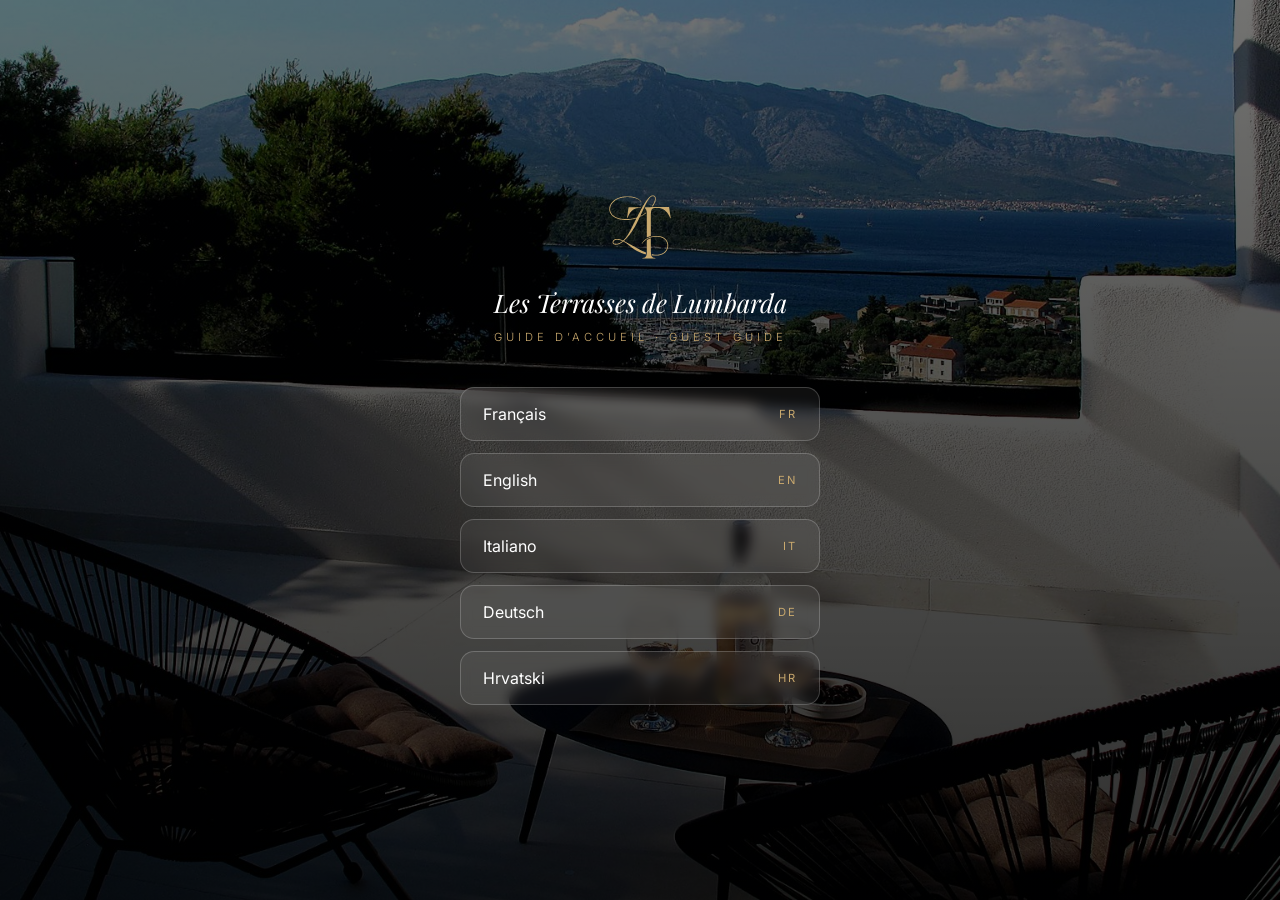
<file: guide/index.html>
<!DOCTYPE html>
<html lang="fr">
<head>
<meta charset="UTF-8">
<meta name="viewport" content="width=device-width, initial-scale=1.0">
<title>Guide d’accueil | Les Terrasses de Lumbarda</title>
<meta name="robots" content="noindex, nofollow">
<meta name="theme-color" content="#111111">
<link rel="icon" type="image/svg+xml" href="../images/favicon.svg">
<link rel="apple-touch-icon" href="../images/apple-touch-icon.png">
<link rel="preconnect" href="https://fonts.googleapis.com">
<link rel="preconnect" href="https://fonts.gstatic.com" crossorigin>
<link href="https://fonts.googleapis.com/css2?family=Inter:wght@300;400;500;600&family=Playfair+Display:ital,wght@0,400;1,400&display=swap" rel="stylesheet">
<style>
*,*::before,*::after{box-sizing:border-box;margin:0;padding:0}
:root{--gold:#C9A96E;--gold-dark:#b8944f;--dark:#1a1a1a;--dark-bg:#111;--gray:#666;--gray-light:#999;--bg-light:#FAF9F7;--border:rgba(0,0,0,.07);--radius:14px;--wa:#25D366}
html{-webkit-text-size-adjust:100%;scroll-behavior:smooth}
body{font-family:'Inter',system-ui,sans-serif;font-weight:300;color:var(--dark);background:var(--bg-light);line-height:1.7;min-height:100vh}
a{color:var(--gold-dark);text-decoration:none}
button{font-family:inherit}
svg.i{width:22px;height:22px;stroke:currentColor;fill:none;stroke-width:1.7;stroke-linecap:round;stroke-linejoin:round;flex-shrink:0}
.logo{width:64px;height:64px;background:var(--gold);-webkit-mask:url('../images/logo-lt.svg') center/contain no-repeat;mask:url('../images/logo-lt.svg') center/contain no-repeat;margin:0 auto}

/* ---- écran de langue (première ouverture) ---- */
#langScreen{min-height:100vh;display:flex;flex-direction:column;align-items:center;justify-content:center;color:#fff;padding:40px 24px;text-align:center;position:relative;background:var(--dark-bg) center/cover no-repeat}
#langScreen::before{content:'';position:absolute;inset:0;background:linear-gradient(180deg,rgba(0,0,0,.55),rgba(0,0,0,.82))}
#langScreen>*{position:relative}
#langScreen .brand{font-family:'Playfair Display',serif;font-style:italic;font-size:1.6rem;margin:22px 0 4px}
#langScreen .sub{font-size:.7rem;letter-spacing:4px;text-transform:uppercase;color:var(--gold);margin-bottom:40px}
.lang-list{display:flex;flex-direction:column;gap:12px;width:100%;max-width:360px}
.lang-list button{display:flex;align-items:center;justify-content:space-between;width:100%;padding:16px 22px;border:1px solid rgba(255,255,255,.2);border-radius:var(--radius);background:rgba(255,255,255,.06);color:#fff;font-size:1rem;font-weight:400;cursor:pointer;transition:.2s;backdrop-filter:blur(6px)}
.lang-list button:hover,.lang-list button:focus{border-color:var(--gold);background:rgba(201,169,110,.18);outline:none}
.lang-list small{font-size:.7rem;letter-spacing:2px;color:var(--gold);text-transform:uppercase}
#langScreen.hidden{display:none}

/* ---- application ---- */
#app{display:none}
#app.active{display:block}
.cover{position:relative;height:min(58vw,320px);min-height:230px;background:var(--dark-bg);color:#fff;overflow:hidden;transition:height .25s}
.cover img{position:absolute;inset:0;width:100%;height:100%;object-fit:cover;display:block}
.cover .shade{position:absolute;inset:0;background:linear-gradient(180deg,rgba(0,0,0,.45) 0%,rgba(0,0,0,.05) 35%,rgba(0,0,0,.72) 100%)}
.bar{position:absolute;top:0;left:0;right:0;display:flex;align-items:center;gap:8px;padding:12px 14px;z-index:3}
.bar .sp{flex:1}
.ib{display:inline-flex;align-items:center;gap:6px;height:36px;padding:0 12px;border-radius:20px;background:rgba(0,0,0,.38);border:1px solid rgba(255,255,255,.3);color:#fff;font-size:.74rem;letter-spacing:1px;text-transform:uppercase;cursor:pointer;backdrop-filter:blur(6px);-webkit-backdrop-filter:blur(6px)}
.ib svg.i{width:18px;height:18px}
.ib.round{width:36px;padding:0;justify-content:center}
#backBtn{display:none}
.langpill{position:relative;display:inline-flex;align-items:center;height:36px;padding:0 10px 0 12px;border-radius:20px;background:rgba(0,0,0,.38);border:1px solid rgba(255,255,255,.3);color:#fff;backdrop-filter:blur(6px);-webkit-backdrop-filter:blur(6px)}
.langpill svg.i{width:16px;height:16px;margin-right:6px}
.langpill select{appearance:none;-webkit-appearance:none;background:transparent;border:0;color:#fff;font-size:.78rem;letter-spacing:1px;padding-right:16px;cursor:pointer;outline:none}
.langpill select option{color:#111}
.langpill::after{content:'';position:absolute;right:11px;top:13px;width:6px;height:6px;border-right:1.5px solid #fff;border-bottom:1.5px solid #fff;transform:rotate(45deg);pointer-events:none}
.brandline{position:absolute;left:0;right:0;bottom:0;padding:0 20px 44px;text-align:center;z-index:2}
.brandline .logo{width:50px;height:50px;margin-bottom:10px}
.brandline h1{font-family:'Playfair Display',serif;font-style:italic;font-weight:400;font-size:1.55rem;line-height:1.2;text-shadow:0 2px 14px rgba(0,0,0,.5)}
.brandline p{font-size:.7rem;letter-spacing:3px;text-transform:uppercase;color:var(--gold);margin-top:6px}
.hdrTitle{display:none;position:absolute;left:0;right:0;bottom:0;padding:0 64px 16px;text-align:center;z-index:2}
.hdrTitle h1{font-family:'Playfair Display',serif;font-style:italic;font-weight:400;font-size:1.3rem;line-height:1.25;text-shadow:0 2px 12px rgba(0,0,0,.6)}
body.in-section .cover{height:150px;min-height:150px}
body.in-section .brandline{display:none}
body.in-section .hdrTitle{display:block}
body.in-section #backBtn{display:inline-flex}

.wrap{max-width:720px;margin:0 auto;padding:0 16px 70px}

/* carte hôte (chevauche la photo) */
.host{display:flex;gap:14px;background:#fff;border-radius:var(--radius);padding:18px 18px 16px;border:1px solid var(--border);margin:-30px 0 22px;position:relative;z-index:4;box-shadow:0 10px 30px rgba(0,0,0,.08)}
.avatar{width:48px;height:48px;border-radius:50%;background:var(--gold);color:#fff;display:flex;align-items:center;justify-content:center;font-family:'Playfair Display',serif;font-size:1.45rem;flex-shrink:0}
.host .hx{flex:1;min-width:0}
.host h2{font-family:'Playfair Display',serif;font-style:italic;font-weight:400;font-size:1.12rem;line-height:1.3;margin-bottom:4px}
.host p{font-size:.88rem;color:#444}
.hb{display:flex;flex-wrap:wrap;gap:8px;margin-top:12px}
.hb a{display:inline-flex;align-items:center;gap:6px;border:1px solid var(--border);border-radius:20px;padding:7px 13px;font-size:.78rem;color:var(--dark);background:var(--bg-light);font-weight:400}
.hb a svg.i{width:15px;height:15px;color:var(--gold-dark)}
.hb a.wa{background:var(--wa);border-color:var(--wa);color:#fff}
.hb a.wa svg.i{color:#fff}

/* liste des rubriques */
.ltitle{font-family:'Playfair Display',serif;font-style:italic;font-weight:400;font-size:1.3rem;margin:0 2px 10px}
.list{background:#fff;border:1px solid var(--border);border-radius:var(--radius);overflow:hidden;margin-bottom:22px}
.row{display:flex;align-items:center;gap:14px;padding:13px 16px;border-bottom:1px solid var(--border);color:var(--dark);transition:background .15s}
.row:last-child{border-bottom:0}
.row:hover{background:var(--bg-light)}
.row .ic{width:38px;height:38px;border-radius:11px;background:rgba(201,169,110,.13);display:flex;align-items:center;justify-content:center;color:var(--gold-dark);flex-shrink:0}
.row .ic svg.i{width:20px;height:20px}
.row .rt{flex:1;display:flex;flex-direction:column;min-width:0;line-height:1.35}
.row .t{font-weight:500;font-size:.95rem}
.row .s{font-size:.76rem;color:var(--gray)}
.row .chev{color:#c4c4c4;width:18px;height:18px}

/* carte prochain séjour */
.stay{display:flex;align-items:center;gap:14px;flex-wrap:wrap;background:var(--dark-bg);color:#fff;border-radius:var(--radius);padding:18px 20px;margin-bottom:10px}
.stay .sx{flex:1;min-width:200px}
.stay b{display:block;font-family:'Playfair Display',serif;font-style:italic;font-weight:400;font-size:1.1rem;margin-bottom:2px}
.stay p{font-size:.84rem;color:rgba(255,255,255,.7)}
.btn{display:inline-flex;align-items:center;gap:8px;background:var(--gold);color:#fff;padding:11px 20px;border-radius:30px;font-size:.78rem;letter-spacing:.8px;text-transform:uppercase;font-weight:500;margin:6px 8px 0 0}
.btn.dark{background:var(--dark)}
.stay .btn{margin:0}

/* pages de rubrique */
#sections .sec{display:none}
#sections .sec.active{display:block}
.crumbs{display:flex;align-items:center;gap:8px;font-size:.76rem;color:var(--gray-light);margin:16px 2px 12px;letter-spacing:.3px}
.crumbs a{color:var(--gold-dark)}
.sec .card{background:#fff;border-radius:var(--radius);padding:22px;border:1px solid var(--border)}
.sec h2{display:none}
.body h3{font-family:'Inter',sans-serif;font-weight:600;font-size:.74rem;letter-spacing:1.8px;text-transform:uppercase;color:var(--gold-dark);margin:20px 0 8px}
.body h3:first-child{margin-top:0}
.body p,.body li{font-size:.93rem;color:#333;margin-bottom:8px}
.body ul{padding-left:18px}
.body ul.check{list-style:none;padding-left:0}
.body ul.check li{position:relative;padding-left:26px}
.body ul.check li::before{content:'';position:absolute;left:2px;top:9px;width:9px;height:5px;border-left:1.8px solid var(--gold-dark);border-bottom:1.8px solid var(--gold-dark);transform:rotate(-45deg)}
.kv{display:grid;grid-template-columns:auto 1fr;gap:6px 14px;background:var(--bg-light);border-radius:10px;padding:12px 14px;margin:10px 0;font-size:.9rem}
.kv b{font-weight:500;color:var(--gold-dark);white-space:nowrap}
.kv code{font-family:ui-monospace,Consolas,monospace;font-size:.95rem;background:#fff;padding:2px 8px;border-radius:5px;border:1px solid var(--border);user-select:all}
.fig{margin:12px auto;text-align:center}.fig img{width:150px;max-width:60%;border-radius:10px;border:1px solid var(--border)}.fig figcaption{font-size:.78rem;color:var(--gray);margin-top:6px}
.fig.wide{margin:14px 0}.fig.wide img{width:100%;max-width:100%;border-radius:12px;border:0}
.small{font-size:.8rem;color:var(--gray-light);margin-top:8px}
.emergency .card{background:#1a1a1a;color:#fff;border:none}
.emergency .body p,.emergency .body li,.emergency .body h3{color:#fff}
.emergency .kv{background:rgba(255,255,255,.06)}
.emergency .kv b{color:var(--gold)}
.emergency a{color:var(--gold)}
.emergency .btn{background:var(--gold);color:#fff}
.emergency .btn.dark{background:#fff;color:#111}
.pn{display:flex;justify-content:space-between;gap:10px;margin:16px 0 0}
.pn a{display:inline-flex;align-items:center;gap:6px;font-size:.8rem;color:var(--dark);background:#fff;border:1px solid var(--border);border-radius:20px;padding:8px 14px;max-width:48%}
.pn a span{white-space:nowrap;overflow:hidden;text-overflow:ellipsis}
.pn a svg.i{width:16px;height:16px;color:var(--gold-dark)}
.pn a.home{color:var(--gold-dark)}
footer{text-align:center;font-size:.74rem;color:var(--gray-light);padding:22px 16px 0}
footer a{color:var(--gray)}

/* bouton WhatsApp flottant (pages de rubrique) */
.fab{position:fixed;right:16px;bottom:16px;width:54px;height:54px;border-radius:50%;background:var(--wa);color:#fff;display:none;align-items:center;justify-content:center;box-shadow:0 8px 24px rgba(0,0,0,.22);z-index:9}
.fab svg.i{width:28px;height:28px;stroke-width:1.6}
body.in-section .fab{display:flex}

@media(max-width:420px){.host{padding:16px 14px 14px}.hb a{padding:7px 11px}}
@media print{
  @page{margin:14mm}
  body{background:#fff}
  #langScreen,.bar,.fab,.pn,.list,.stay{display:none!important}
  .cover{height:60mm!important;min-height:0!important;break-inside:avoid}
  .brandline{display:block!important}.hdrTitle{display:none!important}
  .host{margin-top:6mm;box-shadow:none;break-inside:avoid}
  #sections .sec{display:block!important;break-inside:avoid;margin-top:8mm}
  .sec h2{display:flex;align-items:center;gap:10px;font-family:'Playfair Display',serif;font-style:italic;font-weight:400;font-size:1.3rem;margin-bottom:8px}
  .sec h2 svg.i{color:var(--gold-dark)}
  .crumbs{display:none}
  .sec .card{border:1px solid #ddd}
  .emergency .card{background:#fff;color:#111;border:1px solid #111}
  .emergency .body p,.emergency .body li,.emergency .body h3{color:#111}
  .btn{border:1px solid #999;color:#111;background:#fff}
  .wrap{padding-bottom:0}
}
</style>
</head>
<body>

<div id="langScreen">
  <div class="logo"></div>
  <div class="brand">Les Terrasses de Lumbarda</div>
  <div class="sub">Guide d’accueil · Guest guide</div>
  <div class="lang-list">
    <button data-lang="fr">Français <small>FR</small></button>
    <button data-lang="en">English <small>EN</small></button>
    <button data-lang="it">Italiano <small>IT</small></button>
    <button data-lang="de">Deutsch <small>DE</small></button>
    <button data-lang="hr">Hrvatski <small>HR</small></button>
  </div>
</div>

<div id="app">
  <header class="cover">
    <img id="coverImg" alt="">
    <div class="shade"></div>
    <div class="bar">
      <a class="ib round" id="backBtn" href="#" aria-label="Retour"></a>
      <div class="sp"></div>
      <button class="ib" id="pdfBtn" type="button"></button>
      <label class="langpill" id="langPill">
        <select id="langSel" aria-label="Langue">
          <option value="fr">FR</option><option value="en">EN</option><option value="it">IT</option><option value="de">DE</option><option value="hr">HR</option>
        </select>
      </label>
    </div>
    <div class="brandline"><div class="logo"></div><h1>Les Terrasses de Lumbarda</h1><p id="coverSub"></p></div>
    <div class="hdrTitle"><h1 id="hdrTitle"></h1></div>
  </header>

  <div class="wrap">
    <div id="home">
      <div class="host">
        <div class="avatar" id="hostAvatar"></div>
        <div class="hx">
          <h2 id="hostTitle"></h2>
          <p id="hostText"></p>
          <div class="hb" id="hostBtns"></div>
        </div>
      </div>
      <h2 class="ltitle" id="listTitle"></h2>
      <nav class="list" id="list"></nav>
      <div class="stay" id="stay"></div>
    </div>
    <div id="sections"></div>
    <footer><a href="https://lesterrasses-lumbarda.com">lesterrasses-lumbarda.com</a> <span id="footApt"></span></footer>
  </div>
  <a class="fab" id="fab" href="#" aria-label="WhatsApp"></a>
</div>

<script src="guide-config.js"></script>
<script>
var I={
 host:'<circle cx="12" cy="8" r="4"/><path d="M4 21a8 8 0 0 1 16 0"/>',
 pin:'<path d="M12 22s7-7 7-12a7 7 0 0 0-14 0c0 5 7 12 7 12z"/><circle cx="12" cy="10" r="2.5"/>',
 clock:'<circle cx="12" cy="12" r="9"/><path d="M12 7v5l3 2"/>',
 wifi:'<path d="M5 12.55a11 11 0 0 1 14.08 0"/><path d="M1.42 9a16 16 0 0 1 21.16 0"/><path d="M8.53 16.11a6 6 0 0 1 6.95 0"/><circle cx="12" cy="20" r="1"/>',
 rules:'<path d="M9 11l3 3L22 4"/><path d="M21 12v7a2 2 0 0 1-2 2H5a2 2 0 0 1-2-2V5a2 2 0 0 1 2-2h11"/>',
 bed:'<path d="M3 18V8M3 13h18v5M3 16h18"/><path d="M6 13V9.5A1.5 1.5 0 0 1 7.5 8h3A1.5 1.5 0 0 1 12 9.5V13"/>',
 kitchen:'<path d="M3 3h18v18H3z"/><path d="M3 12h18M8 3v9M16 12v9"/>',
 pool:'<path d="M2 16c2-4 4-6 10-6s8 2 10 6"/><path d="M7 16c1-2 2.5-3 5-3s4 1 5 3"/>',
 trash:'<path d="M3 6h18M8 6V4h8v2M6 6l1 14h10l1-14"/>',
 compass:'<circle cx="12" cy="12" r="10"/><path d="M16 8l-2.5 5.5L8 16l2.5-5.5z"/>',
 food:'<path d="M5 3v7a3 3 0 0 0 6 0V3M8 3v18"/><path d="M17 3c-1.6 1.4-2 4-2 7v1h4V3M18 11v10"/>',
 travel:'<path d="M5 17h14M3 11l2-5h14l2 5v6H3z"/><circle cx="7" cy="17" r="2"/><circle cx="17" cy="17" r="2"/>',
 sos:'<path d="M12 22s8-4 8-10V5l-8-3-8 3v7c0 6 8 10 8 10z"/><path d="M12 8v4M12 16h.01"/>',
 phone:'<path d="M22 16.92v3a2 2 0 0 1-2.18 2 19.79 19.79 0 0 1-8.63-3.07 19.5 19.5 0 0 1-6-6 19.79 19.79 0 0 1-3.07-8.67A2 2 0 0 1 4.11 2h3a2 2 0 0 1 2 1.72c.13.96.37 1.9.72 2.81a2 2 0 0 1-.45 2.11L8.09 9.91a16 16 0 0 0 6 6l1.27-1.27a2 2 0 0 1 2.11-.45c.91.35 1.85.59 2.81.72A2 2 0 0 1 22 16.92z"/>',
 mail:'<rect x="3" y="5" width="18" height="14" rx="2"/><path d="M3 7l9 6 9-6"/>',
 wa:'<path d="M3 21l1.7-4.6A8.5 8.5 0 1 1 8 19.3z"/><path d="M9.2 8.6c.2-.4.4-.4.7-.4h.5c.2 0 .4 0 .5.4l.7 1.7c.1.2 0 .4-.1.5l-.5.6c-.1.1-.2.3 0 .5a6.5 6.5 0 0 0 3.1 2.8c.2.1.4.1.5-.1l.7-.8c.2-.2.3-.2.5-.1l1.6.8c.3.1.4.2.4.4a2 2 0 0 1-1.4 1.9c-.6.2-1.3.2-2.2-.2a9.3 9.3 0 0 1-4.9-4.6c-.5-1.2-.3-2.3.4-3.4z"/>',
 chevron:'<path d="M9 6l6 6-6 6"/>',
 back:'<path d="M15 6l-6 6 6 6"/>',
 print:'<path d="M6 9V3h12v6M6 18H4a2 2 0 0 1-2-2v-5a2 2 0 0 1 2-2h16a2 2 0 0 1 2 2v5a2 2 0 0 1-2 2h-2"/><path d="M6 14h12v7H6z"/>',
 globe:'<circle cx="12" cy="12" r="10"/><path d="M12 2a15 15 0 0 1 0 20M12 2a15 15 0 0 0 0 20M2 12h20"/>'
};
function svg(k){return '<svg class="i" viewBox="0 0 24 24" aria-hidden="true">'+I[k]+'</svg>'}
function $(id){return document.getElementById(id)}
var APT=(function(){var a=new URLSearchParams(location.search).get('apt');if(a&&GUIDE_CONFIG.WIFI[a])return a;try{var s=localStorage.getItem('lt_guide_apt');if(s&&GUIDE_CONFIG.WIFI[s])return s}catch(e){}return null})();
try{if(APT)localStorage.setItem('lt_guide_apt',APT)}catch(e){}
var LANG=null;
function val(k){if(k==='WIFI_NAME')return APT?GUIDE_CONFIG.WIFI[APT].name:'';if(k==='WIFI_PASSWORD')return APT?GUIDE_CONFIG.WIFI[APT].password:'';if(k==='APT')return APT||'';return GUIDE_CONFIG[k]}
function fill(s){return String(s).replace(/\{(\w+)\}/g,function(_,k){var v=val(k);return (v!==undefined&&v!=='')?v:'<em style="color:#b00">[…]</em>'})}
function cover(){var c=GUIDE_CONFIG.COVER||{};return (APT&&c[APT])||c[0]||''}
function T(){return GUIDE_TEXT[LANG]||GUIDE_TEXT.fr}

function build(lang){
  LANG=GUIDE_TEXT[lang]?lang:'fr';var d=T(),ui=d.ui;document.documentElement.lang=LANG;
  try{localStorage.setItem('lt_guide_lang',LANG)}catch(e){}
  $('coverImg').src=cover();
  $('coverSub').textContent=ui.sub+(APT?' · '+ui.apt+' '+APT:'');
  $('footApt').textContent=APT?' · '+ui.apt+' '+APT:'';
  $('langSel').value=LANG;
  $('pdfBtn').innerHTML=svg('print')+'<span>'+ui.pdf+'</span>';
  $('backBtn').innerHTML=svg('back');$('backBtn').setAttribute('aria-label',ui.back);
  $('fab').innerHTML=svg('wa');$('fab').href='https://wa.me/'+GUIDE_CONFIG.HOST_WHATSAPP;
  /* carte hôte */
  $('hostAvatar').textContent=(GUIDE_CONFIG.HOST_NAME||'·').charAt(0).toUpperCase();
  $('hostTitle').textContent=ui.welcome_title;
  $('hostText').textContent=ui.welcome;
  $('hostBtns').innerHTML='<a class="wa" href="https://wa.me/'+GUIDE_CONFIG.HOST_WHATSAPP+'">'+svg('wa')+ui.wa+'</a><a href="tel:+'+GUIDE_CONFIG.HOST_WHATSAPP+'">'+svg('phone')+ui.call+'</a><a href="mailto:'+GUIDE_CONFIG.HOST_EMAIL+'">'+svg('mail')+ui.mail+'</a>';
  $('listTitle').textContent=ui.guide;
  /* liste + pages */
  var list='',secs='';
  d.sections.forEach(function(s,i){
    list+='<a class="row" href="#'+s.id+'"><span class="ic">'+svg(s.icon)+'</span><span class="rt"><span class="t">'+s.title+'</span>'+(s.sub?'<span class="s">'+s.sub+'</span>':'')+'</span><svg class="i chev" viewBox="0 0 24 24" aria-hidden="true">'+I.chevron+'</svg></a>';
    var prev=d.sections[i-1],next=d.sections[i+1];
    secs+='<section class="sec'+(s.id==='sos'?' emergency':'')+'" id="sec-'+s.id+'" data-title="'+s.title.replace(/&amp;/g,'&')+'">'+
      '<div class="crumbs"><a href="#">'+ui.home+'</a><span>/</span><span>'+s.title+'</span></div>'+
      '<h2>'+svg(s.icon)+s.title+'</h2>'+
      '<div class="card"><div class="body">'+fill(s.html)+'</div></div>'+
      '<nav class="pn">'+(prev?'<a href="#'+prev.id+'">'+svg('back')+'<span>'+prev.title+'</span></a>':'<a class="home" href="#">'+svg('back')+'<span>'+ui.home+'</span></a>')+(next?'<a href="#'+next.id+'"><span>'+next.title+'</span>'+svg('chevron')+'</a>':'<a class="home" href="#"><span>'+ui.home+'</span>'+svg('chevron')+'</a>')+'</nav></section>';
  });
  $('list').innerHTML=list;$('sections').innerHTML=secs;
  if(!APT){Array.prototype.forEach.call(document.querySelectorAll('[data-apt]'),function(el){el.parentNode.removeChild(el)})}
  $('stay').innerHTML='<div class="sx"><b>'+ui.stay_title+'</b><p>'+ui.stay_text+'</p></div><a class="btn" href="'+GUIDE_CONFIG.SITE_URL+'" target="_blank" rel="noopener">'+ui.stay_btn+'</a>';
  $('langScreen').classList.add('hidden');$('app').classList.add('active');
  route();
}
function route(){
  var id=location.hash.replace(/^#\/?/,'');var sec=id?$('sec-'+id):null;
  document.body.classList.toggle('in-section',!!sec);
  Array.prototype.forEach.call(document.querySelectorAll('#sections .sec'),function(el){el.classList.toggle('active',el===sec)});
  $('home').style.display=sec?'none':'';
  $('hdrTitle').textContent=sec?sec.getAttribute('data-title'):'';
  document.title=(sec?sec.getAttribute('data-title')+' | ':'')+'Les Terrasses de Lumbarda';
  window.scrollTo(0,0);
}
window.addEventListener('hashchange',route);
Array.prototype.forEach.call(document.querySelectorAll('.lang-list button'),function(b){b.addEventListener('click',function(){build(b.getAttribute('data-lang'))})});
$('langSel').addEventListener('change',function(){build(this.value)});
$('pdfBtn').addEventListener('click',function(){window.print()});
(function(){
  var c=cover();if(c)$('langScreen').style.backgroundImage='url('+c+')';
  var q=new URLSearchParams(location.search).get('lang'),s=null;try{s=localStorage.getItem('lt_guide_lang')}catch(e){}
  if(q&&GUIDE_TEXT[q])build(q);else if(s&&GUIDE_TEXT[s])build(s);
})();
</script>
</body>
</html>
</file>
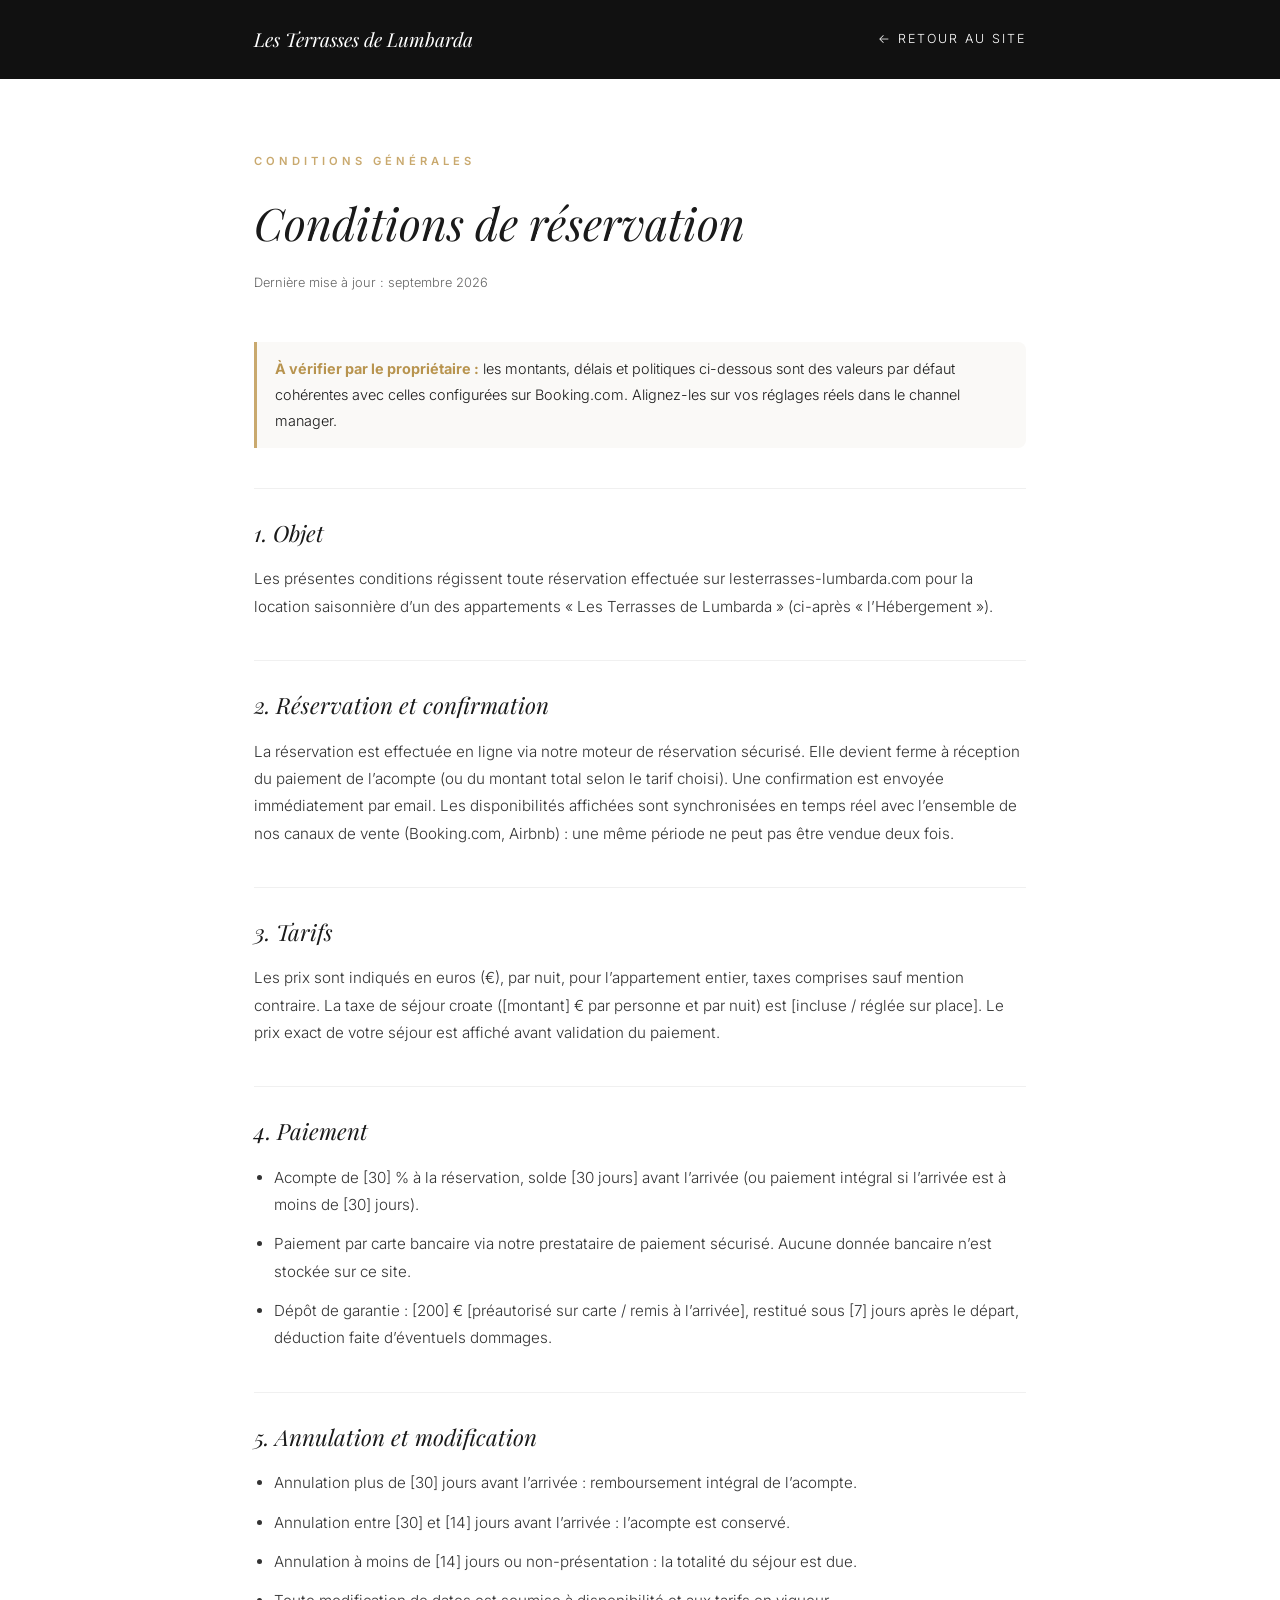
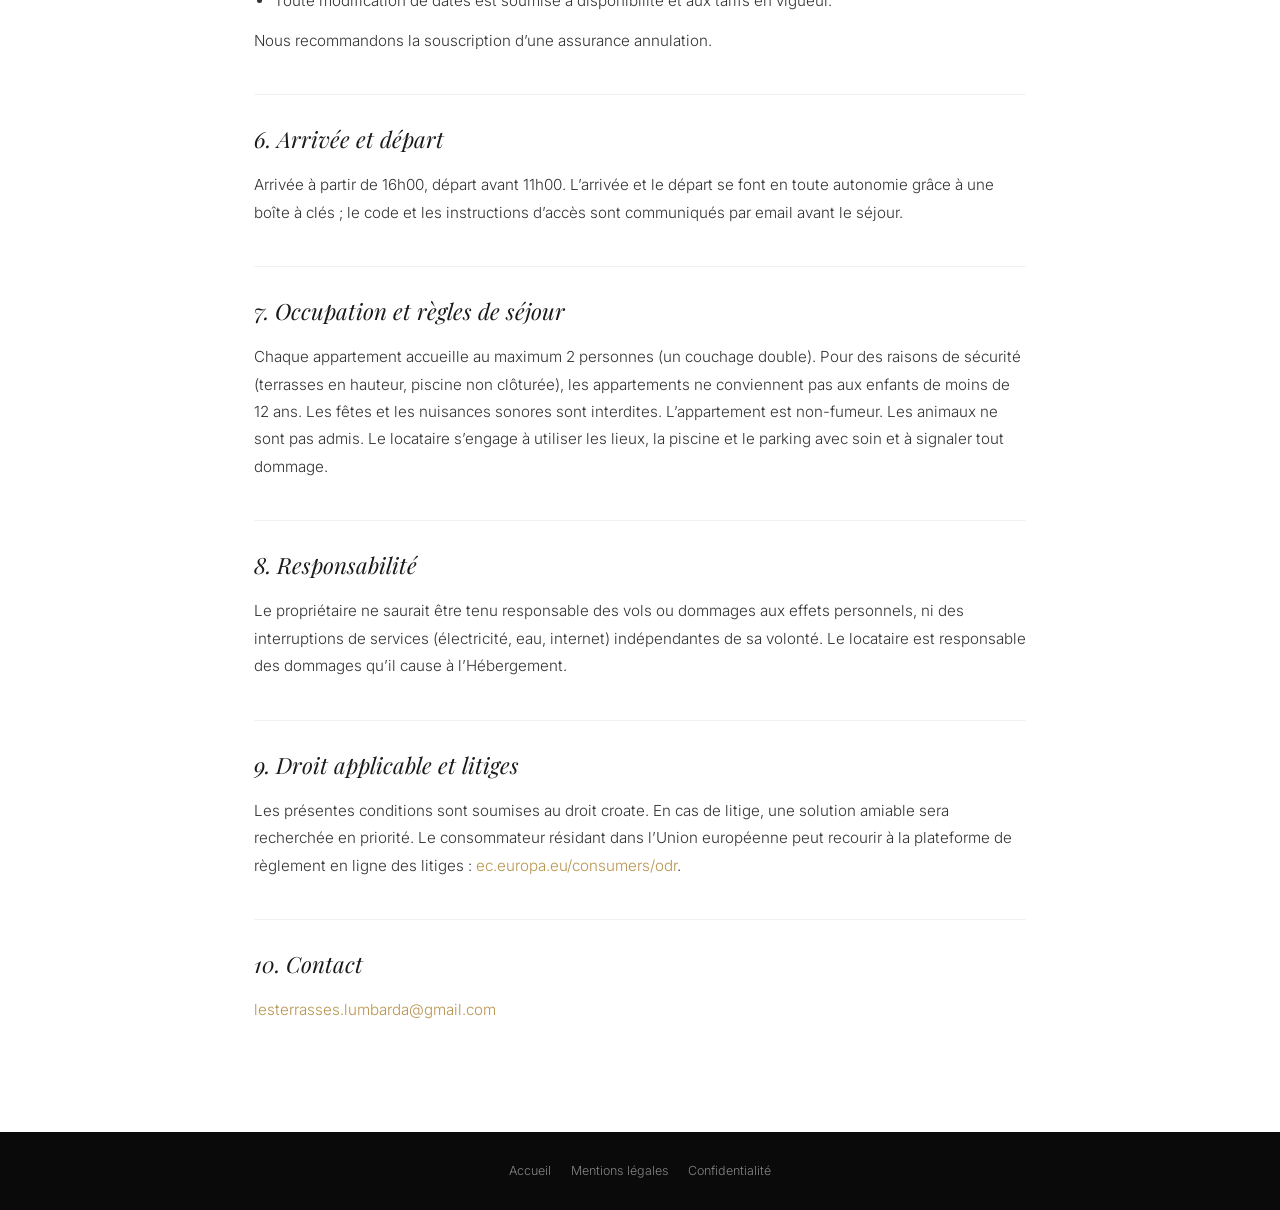
<file: cgv.html>
<!DOCTYPE html>
<html lang="fr">
<head>
<meta charset="UTF-8">
<meta name="viewport" content="width=device-width, initial-scale=1.0">
<title>Conditions de réservation | Les Terrasses de Lumbarda</title>
<meta name="robots" content="noindex, follow">
<link rel="icon" type="image/svg+xml" href="images/favicon.svg">
<link href="https://fonts.googleapis.com/css2?family=Inter:wght@300;400;600&family=Playfair+Display:ital@1&display=swap" rel="stylesheet">
<link rel="stylesheet" href="legal.css">
</head>
<body>
<header class="top"><div class="wrap"><span class="brand">Les Terrasses de Lumbarda</span><a href="/">← Retour au site</a></div></header>
<main><div class="wrap">
  <p class="label">Conditions générales</p>
  <h1>Conditions de réservation</h1>
  <p class="updated">Dernière mise à jour : septembre 2026</p>

  <div class="todo"><strong>À vérifier par le propriétaire :</strong> les montants, délais et politiques ci-dessous sont des valeurs par défaut cohérentes avec celles configurées sur Booking.com. Alignez-les sur vos réglages réels dans le channel manager.</div>

  <h2>1. Objet</h2>
  <p>Les présentes conditions régissent toute réservation effectuée sur lesterrasses-lumbarda.com pour la location saisonnière d’un des appartements « Les Terrasses de Lumbarda » (ci-après « l’Hébergement »).</p>

  <h2>2. Réservation et confirmation</h2>
  <p>La réservation est effectuée en ligne via notre moteur de réservation sécurisé. Elle devient ferme à réception du paiement de l’acompte (ou du montant total selon le tarif choisi). Une confirmation est envoyée immédiatement par email. Les disponibilités affichées sont synchronisées en temps réel avec l’ensemble de nos canaux de vente (Booking.com, Airbnb) : une même période ne peut pas être vendue deux fois.</p>

  <h2>3. Tarifs</h2>
  <p>Les prix sont indiqués en euros (€), par nuit, pour l’appartement entier, taxes comprises sauf mention contraire. La taxe de séjour croate ([montant] € par personne et par nuit) est [incluse / réglée sur place]. Le prix exact de votre séjour est affiché avant validation du paiement.</p>

  <h2>4. Paiement</h2>
  <ul>
    <li>Acompte de [30] % à la réservation, solde [30 jours] avant l’arrivée (ou paiement intégral si l’arrivée est à moins de [30] jours).</li>
    <li>Paiement par carte bancaire via notre prestataire de paiement sécurisé. Aucune donnée bancaire n’est stockée sur ce site.</li>
    <li>Dépôt de garantie : [200] € [préautorisé sur carte / remis à l’arrivée], restitué sous [7] jours après le départ, déduction faite d’éventuels dommages.</li>
  </ul>

  <h2>5. Annulation et modification</h2>
  <ul>
    <li>Annulation plus de [30] jours avant l’arrivée : remboursement intégral de l’acompte.</li>
    <li>Annulation entre [30] et [14] jours avant l’arrivée : l’acompte est conservé.</li>
    <li>Annulation à moins de [14] jours ou non-présentation : la totalité du séjour est due.</li>
    <li>Toute modification de dates est soumise à disponibilité et aux tarifs en vigueur.</li>
  </ul>
  <p>Nous recommandons la souscription d’une assurance annulation.</p>

  <h2>6. Arrivée et départ</h2>
  <p>Arrivée à partir de 16h00, départ avant 11h00. L’arrivée et le départ se font en toute autonomie grâce à une boîte à clés ; le code et les instructions d’accès sont communiqués par email avant le séjour.</p>

  <h2>7. Occupation et règles de séjour</h2>
  <p>Chaque appartement accueille au maximum 2 personnes (un couchage double). Pour des raisons de sécurité (terrasses en hauteur, piscine non clôturée), les appartements ne conviennent pas aux enfants de moins de 12 ans. Les fêtes et les nuisances sonores sont interdites. L’appartement est non-fumeur. Les animaux ne sont pas admis. Le locataire s’engage à utiliser les lieux, la piscine et le parking avec soin et à signaler tout dommage.</p>

  <h2>8. Responsabilité</h2>
  <p>Le propriétaire ne saurait être tenu responsable des vols ou dommages aux effets personnels, ni des interruptions de services (électricité, eau, internet) indépendantes de sa volonté. Le locataire est responsable des dommages qu’il cause à l’Hébergement.</p>

  <h2>9. Droit applicable et litiges</h2>
  <p>Les présentes conditions sont soumises au droit croate. En cas de litige, une solution amiable sera recherchée en priorité. Le consommateur résidant dans l’Union européenne peut recourir à la plateforme de règlement en ligne des litiges : <a href="https://ec.europa.eu/consumers/odr" rel="noopener" target="_blank">ec.europa.eu/consumers/odr</a>.</p>

  <h2>10. Contact</h2>
  <p><a href="mailto:lesterrasses.lumbarda@gmail.com">lesterrasses.lumbarda@gmail.com</a></p>
</div></main>
<footer><a href="/">Accueil</a><a href="mentions-legales.html">Mentions légales</a><a href="confidentialite.html">Confidentialité</a></footer>
</body>
</html>
</file>
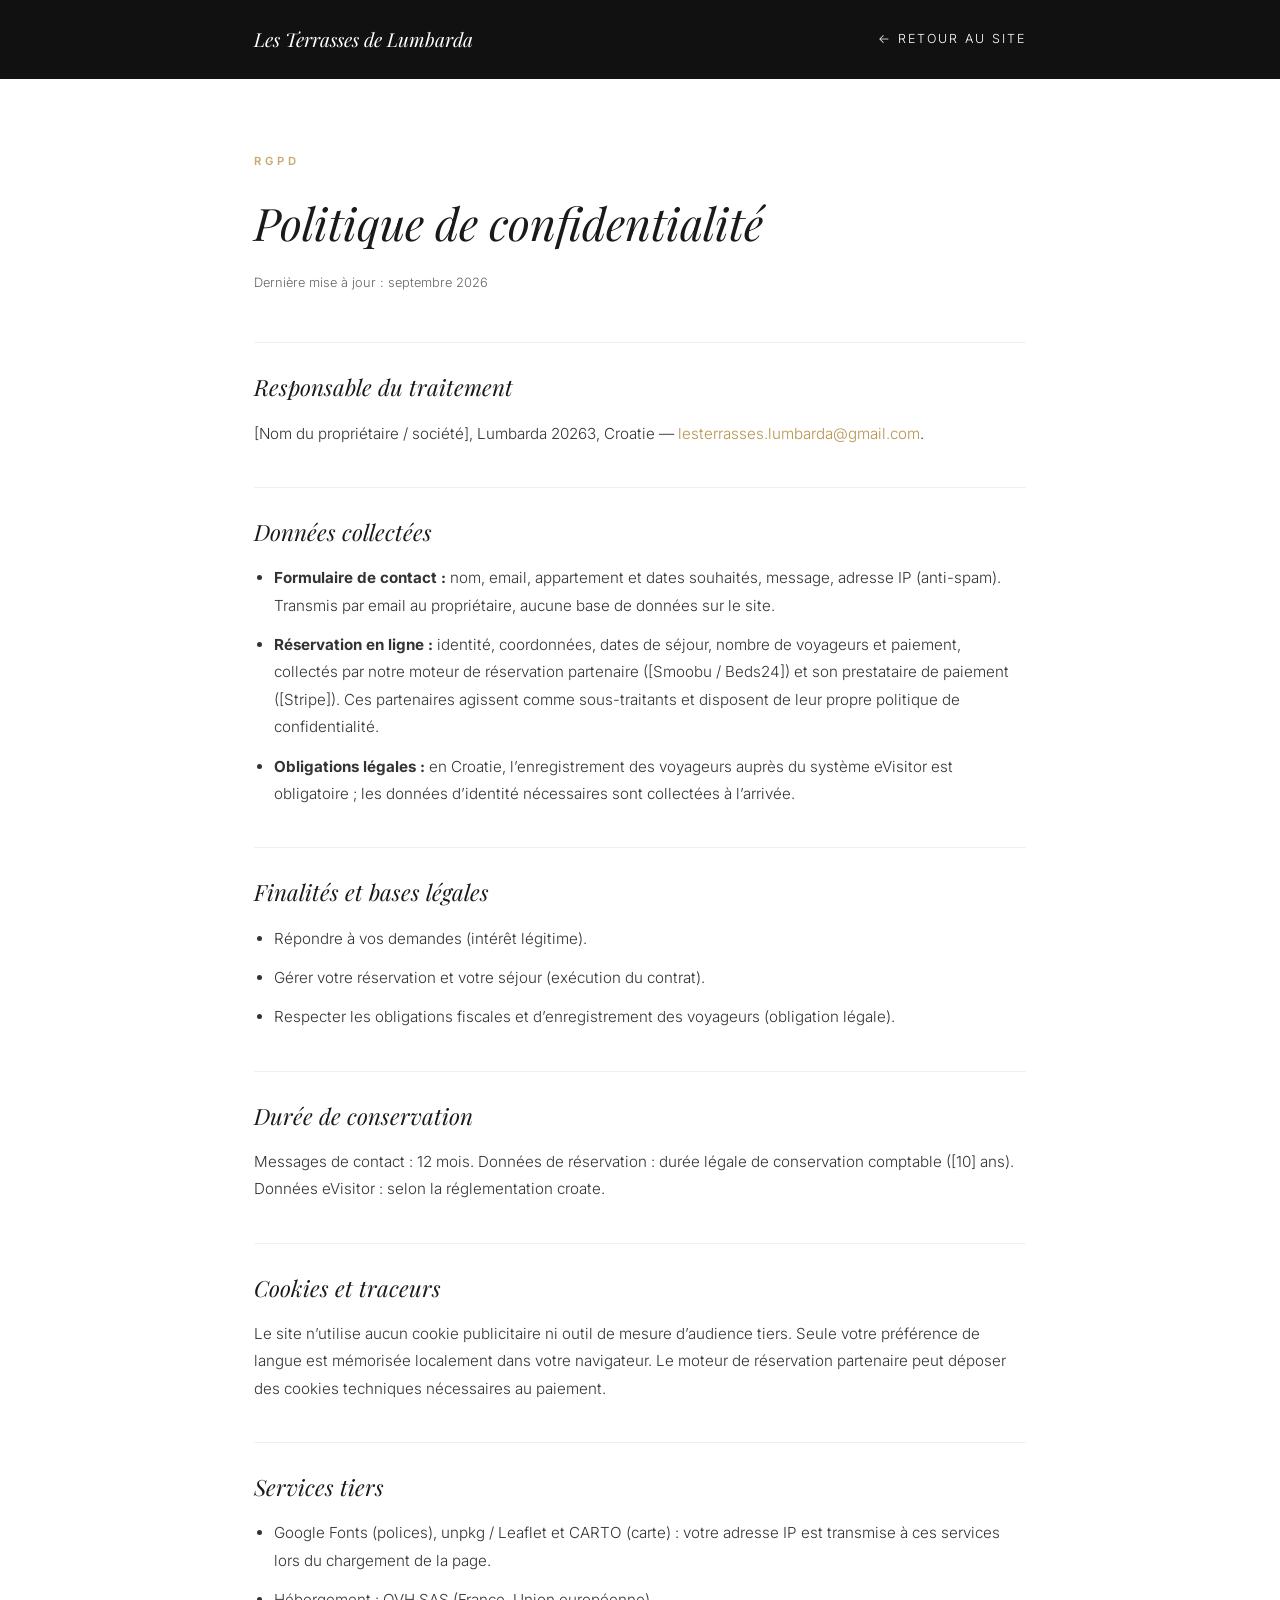
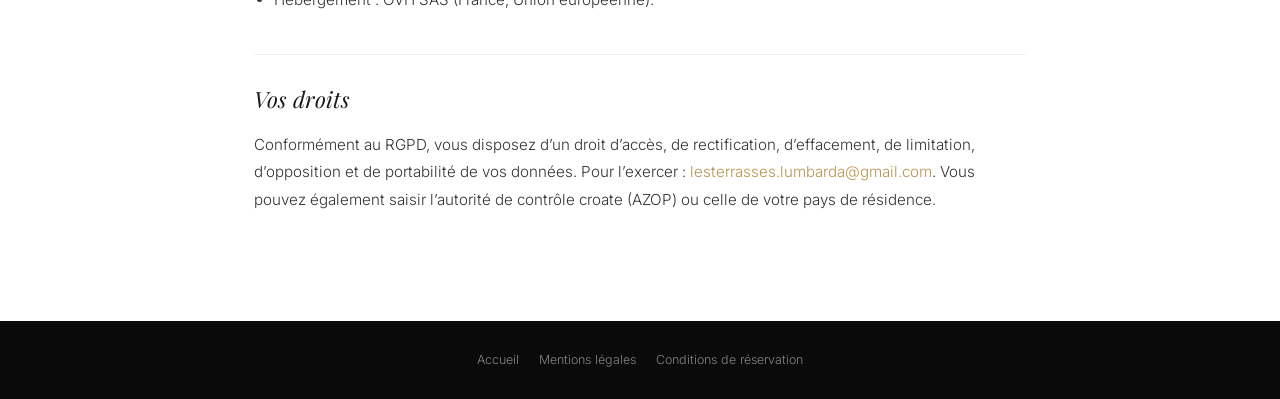
<file: confidentialite.html>
<!DOCTYPE html>
<html lang="fr">
<head>
<meta charset="UTF-8">
<meta name="viewport" content="width=device-width, initial-scale=1.0">
<title>Politique de confidentialité | Les Terrasses de Lumbarda</title>
<meta name="robots" content="noindex, follow">
<link rel="icon" type="image/svg+xml" href="images/favicon.svg">
<link href="https://fonts.googleapis.com/css2?family=Inter:wght@300;400;600&family=Playfair+Display:ital@1&display=swap" rel="stylesheet">
<link rel="stylesheet" href="legal.css">
</head>
<body>
<header class="top"><div class="wrap"><span class="brand">Les Terrasses de Lumbarda</span><a href="/">← Retour au site</a></div></header>
<main><div class="wrap">
  <p class="label">RGPD</p>
  <h1>Politique de confidentialité</h1>
  <p class="updated">Dernière mise à jour : septembre 2026</p>

  <h2>Responsable du traitement</h2>
  <p>[Nom du propriétaire / société], Lumbarda 20263, Croatie — <a href="mailto:lesterrasses.lumbarda@gmail.com">lesterrasses.lumbarda@gmail.com</a>.</p>

  <h2>Données collectées</h2>
  <ul>
    <li><strong>Formulaire de contact :</strong> nom, email, appartement et dates souhaités, message, adresse IP (anti-spam). Transmis par email au propriétaire, aucune base de données sur le site.</li>
    <li><strong>Réservation en ligne :</strong> identité, coordonnées, dates de séjour, nombre de voyageurs et paiement, collectés par notre moteur de réservation partenaire ([Smoobu / Beds24]) et son prestataire de paiement ([Stripe]). Ces partenaires agissent comme sous-traitants et disposent de leur propre politique de confidentialité.</li>
    <li><strong>Obligations légales :</strong> en Croatie, l’enregistrement des voyageurs auprès du système eVisitor est obligatoire ; les données d’identité nécessaires sont collectées à l’arrivée.</li>
  </ul>

  <h2>Finalités et bases légales</h2>
  <ul>
    <li>Répondre à vos demandes (intérêt légitime).</li>
    <li>Gérer votre réservation et votre séjour (exécution du contrat).</li>
    <li>Respecter les obligations fiscales et d’enregistrement des voyageurs (obligation légale).</li>
  </ul>

  <h2>Durée de conservation</h2>
  <p>Messages de contact : 12 mois. Données de réservation : durée légale de conservation comptable ([10] ans). Données eVisitor : selon la réglementation croate.</p>

  <h2>Cookies et traceurs</h2>
  <p>Le site n’utilise aucun cookie publicitaire ni outil de mesure d’audience tiers. Seule votre préférence de langue est mémorisée localement dans votre navigateur. Le moteur de réservation partenaire peut déposer des cookies techniques nécessaires au paiement.</p>

  <h2>Services tiers</h2>
  <ul>
    <li>Google Fonts (polices), unpkg / Leaflet et CARTO (carte) : votre adresse IP est transmise à ces services lors du chargement de la page.</li>
    <li>Hébergement : OVH SAS (France, Union européenne).</li>
  </ul>

  <h2>Vos droits</h2>
  <p>Conformément au RGPD, vous disposez d’un droit d’accès, de rectification, d’effacement, de limitation, d’opposition et de portabilité de vos données. Pour l’exercer : <a href="mailto:lesterrasses.lumbarda@gmail.com">lesterrasses.lumbarda@gmail.com</a>. Vous pouvez également saisir l’autorité de contrôle croate (AZOP) ou celle de votre pays de résidence.</p>
</div></main>
<footer><a href="/">Accueil</a><a href="mentions-legales.html">Mentions légales</a><a href="cgv.html">Conditions de réservation</a></footer>
</body>
</html>
</file>
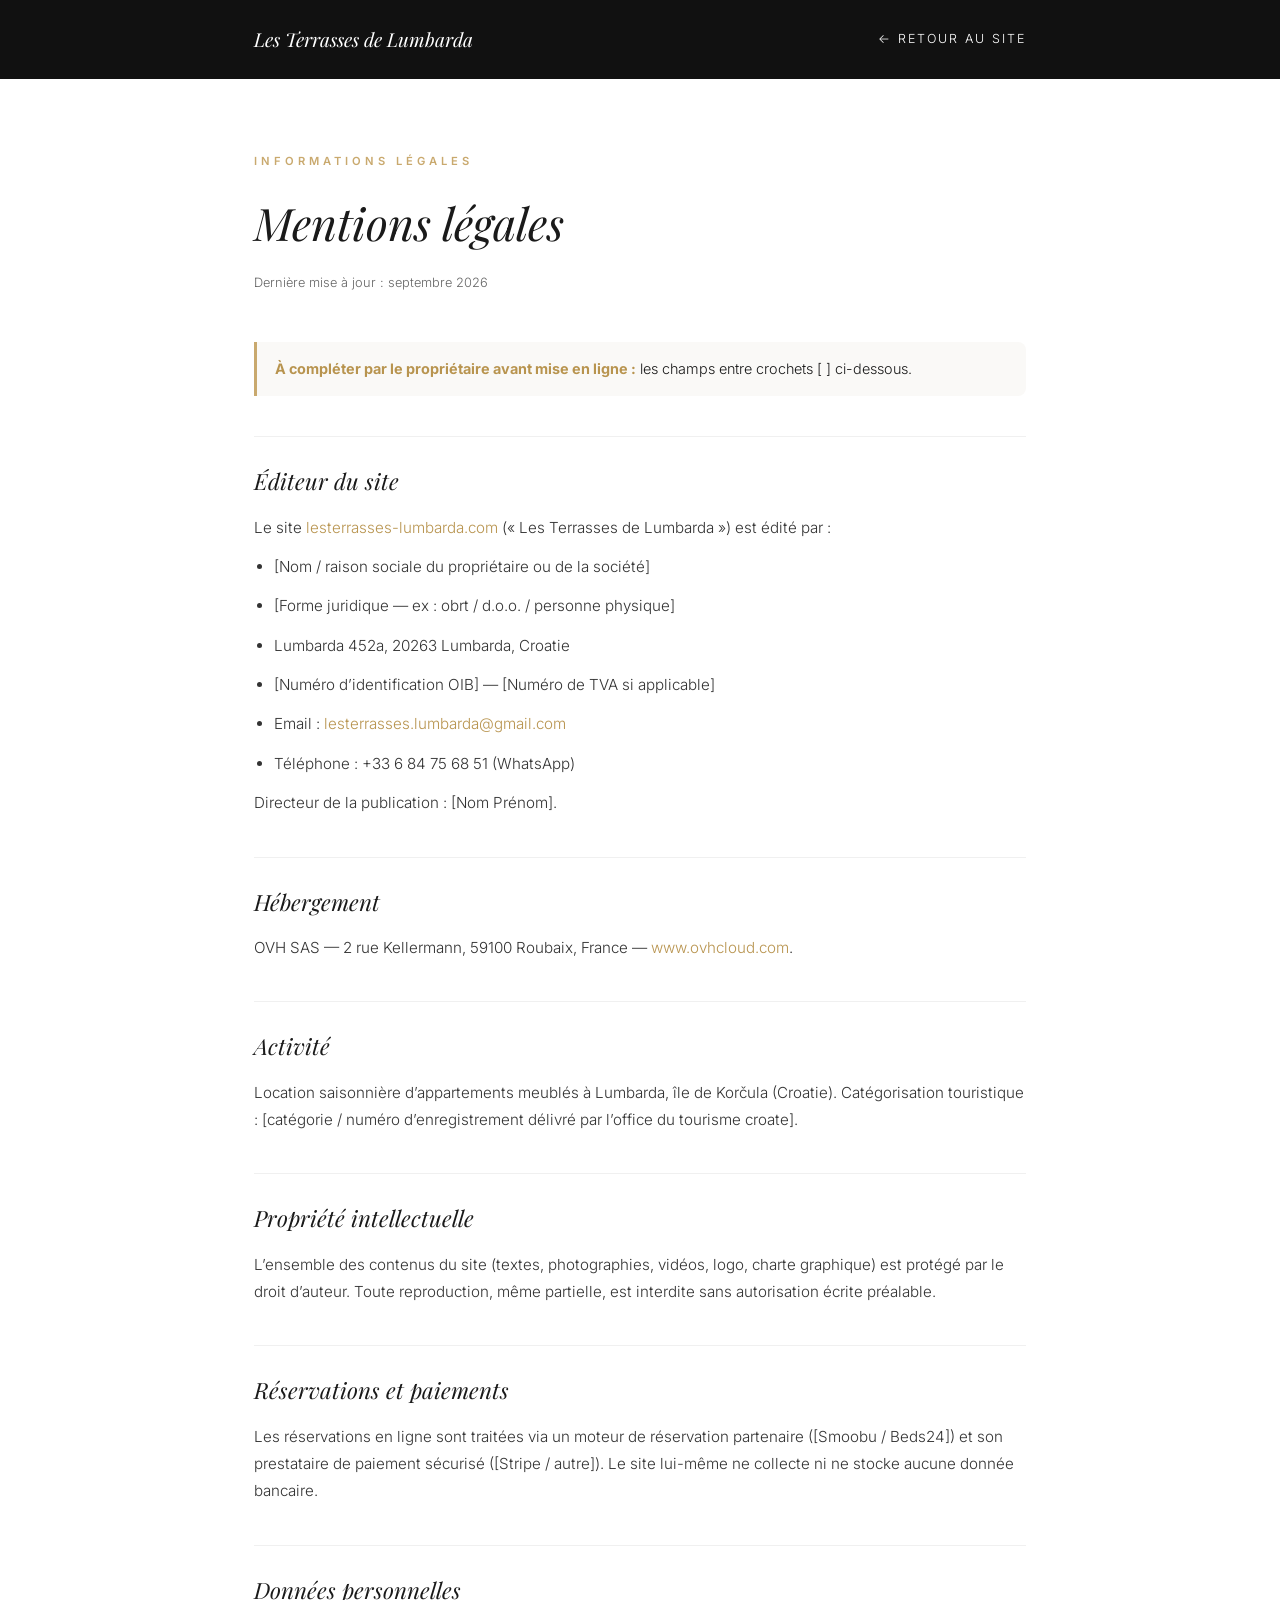
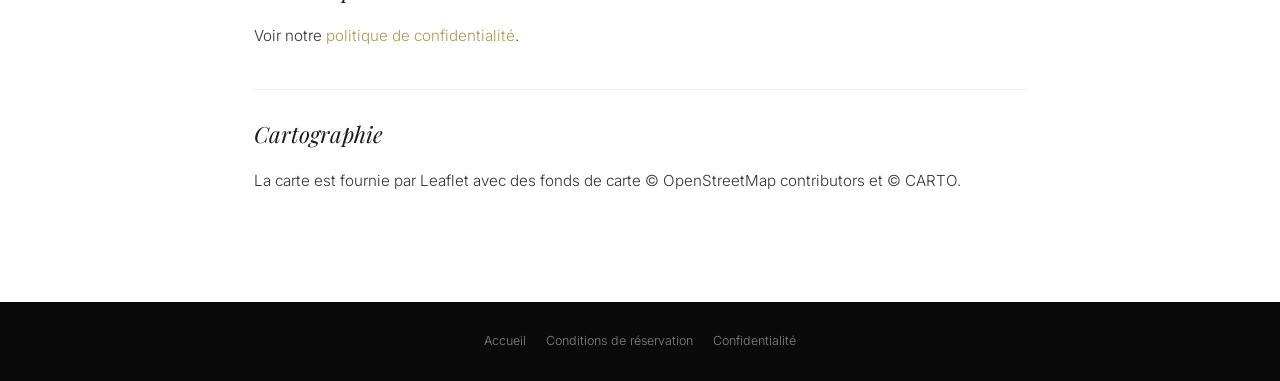
<file: mentions-legales.html>
<!DOCTYPE html>
<html lang="fr">
<head>
<meta charset="UTF-8">
<meta name="viewport" content="width=device-width, initial-scale=1.0">
<title>Mentions légales | Les Terrasses de Lumbarda</title>
<meta name="robots" content="noindex, follow">
<link rel="icon" type="image/svg+xml" href="images/favicon.svg">
<link href="https://fonts.googleapis.com/css2?family=Inter:wght@300;400;600&family=Playfair+Display:ital@1&display=swap" rel="stylesheet">
<link rel="stylesheet" href="legal.css">
</head>
<body>
<header class="top"><div class="wrap"><span class="brand">Les Terrasses de Lumbarda</span><a href="/">← Retour au site</a></div></header>
<main><div class="wrap">
  <p class="label">Informations légales</p>
  <h1>Mentions légales</h1>
  <p class="updated">Dernière mise à jour : septembre 2026</p>

  <div class="todo"><strong>À compléter par le propriétaire avant mise en ligne :</strong> les champs entre crochets [ ] ci-dessous.</div>

  <h2>Éditeur du site</h2>
  <p>Le site <a href="https://lesterrasses-lumbarda.com">lesterrasses-lumbarda.com</a> (« Les Terrasses de Lumbarda ») est édité par :</p>
  <ul>
    <li>[Nom / raison sociale du propriétaire ou de la société]</li>
    <li>[Forme juridique — ex : obrt / d.o.o. / personne physique]</li>
    <li>Lumbarda 452a, 20263 Lumbarda, Croatie</li>
    <li>[Numéro d’identification OIB] — [Numéro de TVA si applicable]</li>
    <li>Email : <a href="mailto:lesterrasses.lumbarda@gmail.com">lesterrasses.lumbarda@gmail.com</a></li>
    <li>Téléphone : +33 6 84 75 68 51 (WhatsApp)</li>
  </ul>
  <p>Directeur de la publication : [Nom Prénom].</p>

  <h2>Hébergement</h2>
  <p>OVH SAS — 2 rue Kellermann, 59100 Roubaix, France — <a href="https://www.ovhcloud.com" rel="noopener" target="_blank">www.ovhcloud.com</a>.</p>

  <h2>Activité</h2>
  <p>Location saisonnière d’appartements meublés à Lumbarda, île de Korčula (Croatie). Catégorisation touristique : [catégorie / numéro d’enregistrement délivré par l’office du tourisme croate].</p>

  <h2>Propriété intellectuelle</h2>
  <p>L’ensemble des contenus du site (textes, photographies, vidéos, logo, charte graphique) est protégé par le droit d’auteur. Toute reproduction, même partielle, est interdite sans autorisation écrite préalable.</p>

  <h2>Réservations et paiements</h2>
  <p>Les réservations en ligne sont traitées via un moteur de réservation partenaire ([Smoobu / Beds24]) et son prestataire de paiement sécurisé ([Stripe / autre]). Le site lui-même ne collecte ni ne stocke aucune donnée bancaire.</p>

  <h2>Données personnelles</h2>
  <p>Voir notre <a href="confidentialite.html">politique de confidentialité</a>.</p>

  <h2>Cartographie</h2>
  <p>La carte est fournie par Leaflet avec des fonds de carte © OpenStreetMap contributors et © CARTO.</p>
</div></main>
<footer><a href="/">Accueil</a><a href="cgv.html">Conditions de réservation</a><a href="confidentialite.html">Confidentialité</a></footer>
</body>
</html>
</file>
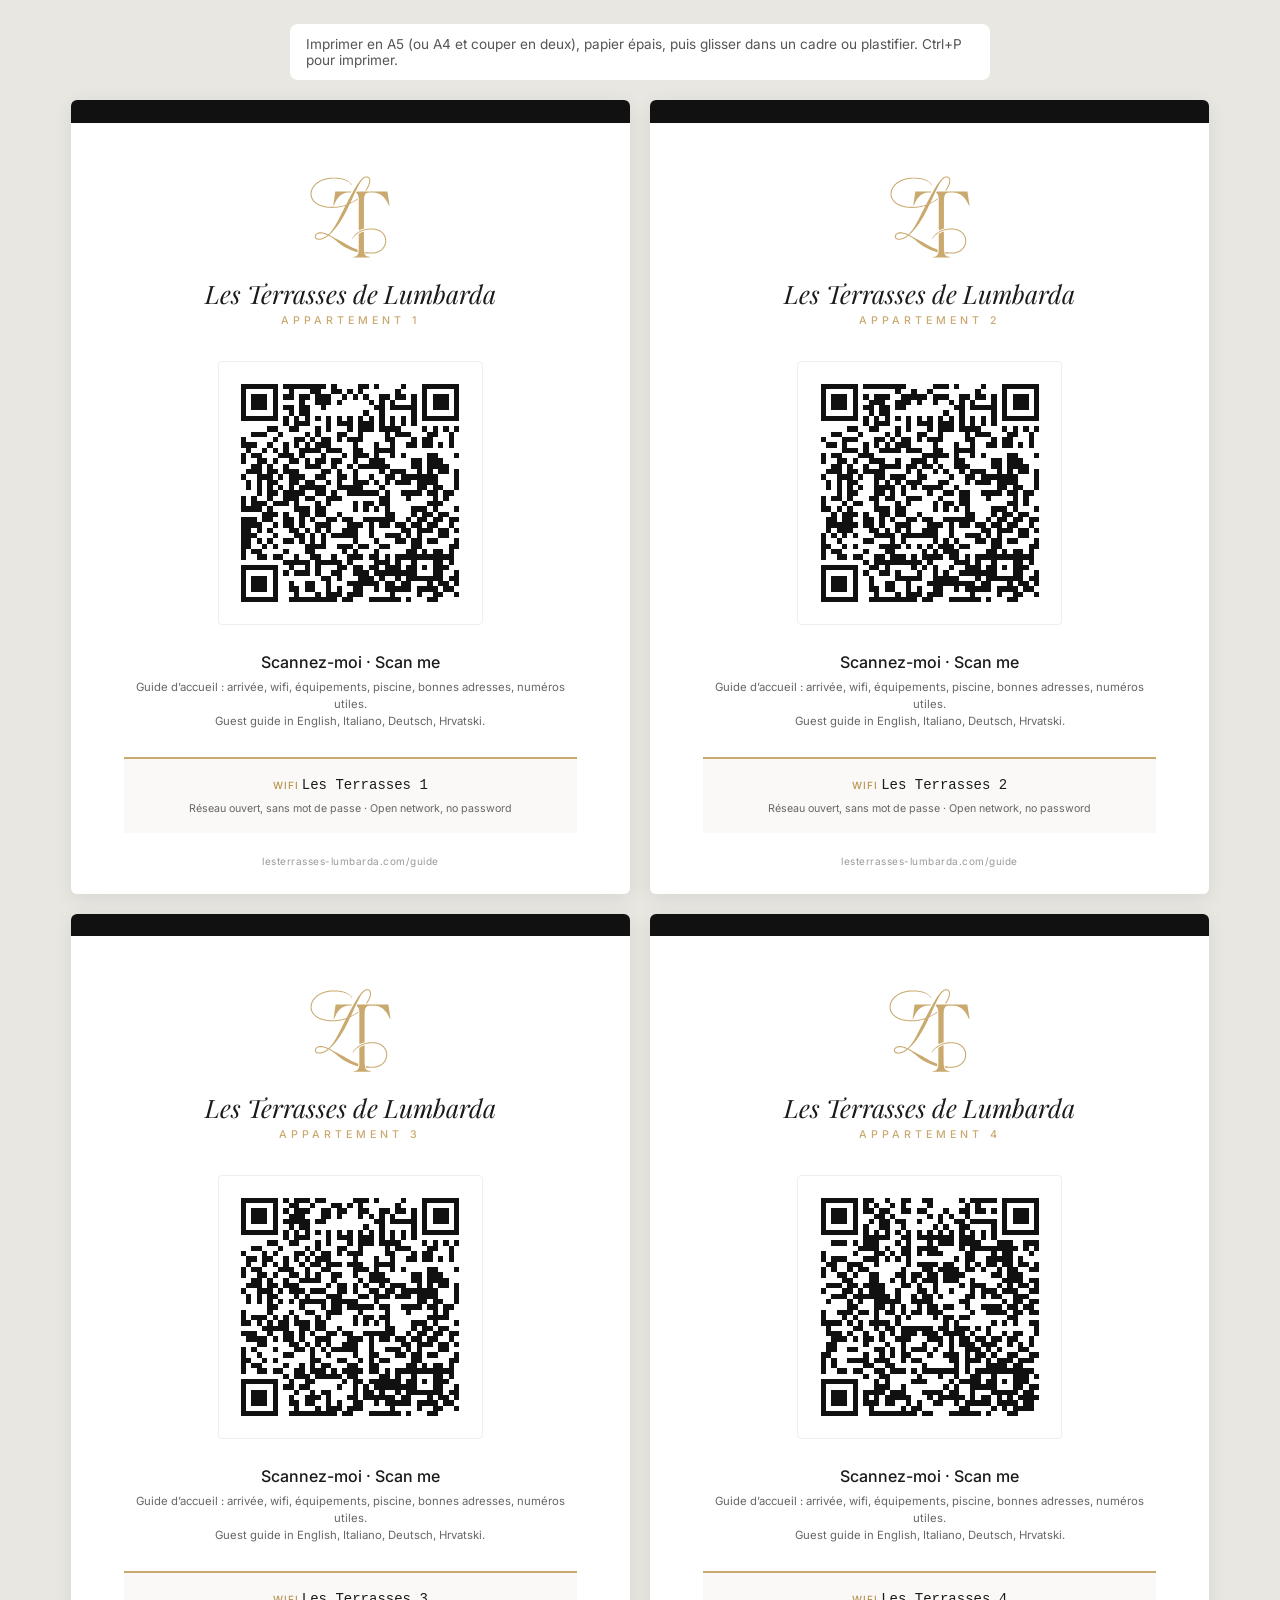
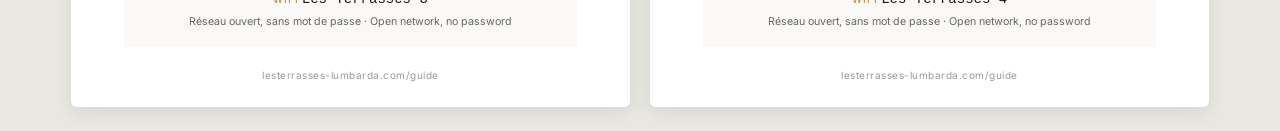
<file: guide/cartes.html>
<!DOCTYPE html>
<html lang="fr">
<head>
<meta charset="UTF-8">
<title>Cartes QR à imprimer | Les Terrasses de Lumbarda</title>
<meta name="robots" content="noindex, nofollow">
<link href="https://fonts.googleapis.com/css2?family=Inter:wght@300;400;500&family=Playfair+Display:ital@1&display=swap" rel="stylesheet">
<style>
*{box-sizing:border-box;margin:0;padding:0}
body{font-family:'Inter',sans-serif;background:#e9e7e2;padding:24px;color:#1a1a1a}
.hint{max-width:700px;margin:0 auto 20px;font-size:.85rem;color:#555;background:#fff;padding:12px 16px;border-radius:8px}
.cards{display:flex;flex-wrap:wrap;gap:20px;justify-content:center}
.card{width:148mm;height:210mm;background:#fff;border-radius:6px;padding:16mm 14mm;display:flex;flex-direction:column;align-items:center;text-align:center;box-shadow:0 4px 20px rgba(0,0,0,.08);position:relative;overflow:hidden}
.card::before{content:'';position:absolute;top:0;left:0;right:0;height:6mm;background:#111}
.logo{width:22mm;height:22mm;background:#C9A96E;-webkit-mask:url('../images/logo-lt.svg') center/contain no-repeat;mask:url('../images/logo-lt.svg') center/contain no-repeat;margin-top:4mm}
.brand{font-family:'Playfair Display',serif;font-style:italic;font-size:19pt;margin:5mm 0 1mm}
.apt{font-size:8pt;letter-spacing:4px;text-transform:uppercase;color:#C9A96E;font-weight:500}
.qr{width:70mm;height:70mm;margin:9mm 0 7mm;border:1px solid #eee;padding:3mm;border-radius:4px}
.title{font-size:12pt;font-weight:500;margin-bottom:2mm}
.sub{font-size:8.5pt;color:#666;line-height:1.5}
.wifi{margin-top:7mm;background:#FAF9F7;border-top:2px solid #C9A96E;padding:4mm 8mm;width:100%;font-size:9pt;line-height:1.7}
.wifi b{color:#b8944f;font-weight:500;letter-spacing:1px;font-size:7.5pt;text-transform:uppercase}
.wifi code{font-family:ui-monospace,Consolas,monospace;font-size:10.5pt}
.url{position:absolute;bottom:7mm;font-size:7.5pt;color:#999;letter-spacing:.5px}
@media print{body{background:#fff;padding:0}.hint{display:none}.cards{gap:0}.card{box-shadow:none;border-radius:0;page-break-after:always;margin:0 auto}}
</style>
</head>
<body>
<p class="hint">Imprimer en A5 (ou A4 et couper en deux), papier épais, puis glisser dans un cadre ou plastifier. Ctrl+P pour imprimer.</p>
<div class="cards" id="cards"></div>
<script src="guide-config.js"></script>
<script>
var out='';
for(var a=1;a<=4;a++){
  var w=GUIDE_CONFIG.WIFI[a]||{};
  out+='<div class="card"><div class="logo"></div><div class="brand">Les Terrasses de Lumbarda</div><div class="apt">Appartement '+a+'</div>'+
  '<img class="qr" src="qr/appartement-'+a+'.svg" alt="QR code">'+
  '<div class="title">Scannez-moi · Scan me</div>'+
  '<div class="sub">Guide d’accueil : arrivée, wifi, équipements, piscine, bonnes adresses, numéros utiles.<br>Guest guide in English, Italiano, Deutsch, Hrvatski.</div>'+
  '<div class="wifi"><b>Wifi</b> <code>'+(w.name||'')+'</code><br><span style="font-size:8pt;color:#666">Réseau ouvert, sans mot de passe · Open network, no password</span></div>'+
  '<div class="url">lesterrasses-lumbarda.com/guide</div></div>';
}
document.getElementById('cards').innerHTML=out;
</script>
</body>
</html>
</file>
<file: legal.css>
*,*::before,*::after{box-sizing:border-box;margin:0;padding:0}
:root{--gold:#C9A96E;--gold-dark:#b8944f;--dark:#1a1a1a;--dark-bg:#111;--gray:#666;--bg-light:#FAF9F7}
body{font-family:'Inter',system-ui,sans-serif;font-weight:300;color:var(--dark);background:#fff;line-height:1.8}
a{color:var(--gold-dark);text-decoration:none}
a:hover{text-decoration:underline}
.top{background:var(--dark-bg);padding:22px 0}
.top .wrap{display:flex;align-items:center;justify-content:space-between}
.top a{color:#fff;font-size:.78rem;letter-spacing:2px;text-transform:uppercase}
.top a:hover{color:var(--gold);text-decoration:none}
.brand{font-family:'Playfair Display',Georgia,serif;font-style:italic;font-size:1.2rem;color:#fff}
.wrap{max-width:820px;margin:0 auto;padding:0 24px}
main{padding:72px 0 96px}
.label{font-size:.7rem;letter-spacing:4px;text-transform:uppercase;color:var(--gold);font-weight:600;margin-bottom:12px}
h1{font-family:'Playfair Display',Georgia,serif;font-style:italic;font-weight:400;font-size:clamp(2rem,4vw,2.8rem);margin-bottom:8px}
.updated{font-size:.8rem;color:var(--gray);margin-bottom:48px}
h2{font-family:'Playfair Display',Georgia,serif;font-style:italic;font-weight:400;font-size:1.4rem;margin:40px 0 12px;padding-top:24px;border-top:1px solid rgba(0,0,0,.06)}
p,li{font-size:.95rem;color:#333;margin-bottom:12px}
ul{padding-left:20px}
.todo{background:var(--bg-light);border-left:3px solid var(--gold);padding:14px 18px;border-radius:0 8px 8px 0;font-size:.9rem;margin:16px 0}
.todo strong{color:var(--gold-dark)}
footer{background:#0a0a0a;color:rgba(255,255,255,.4);text-align:center;padding:28px 0;font-size:.78rem}
footer a{color:rgba(255,255,255,.5);margin:0 10px}
</file>
